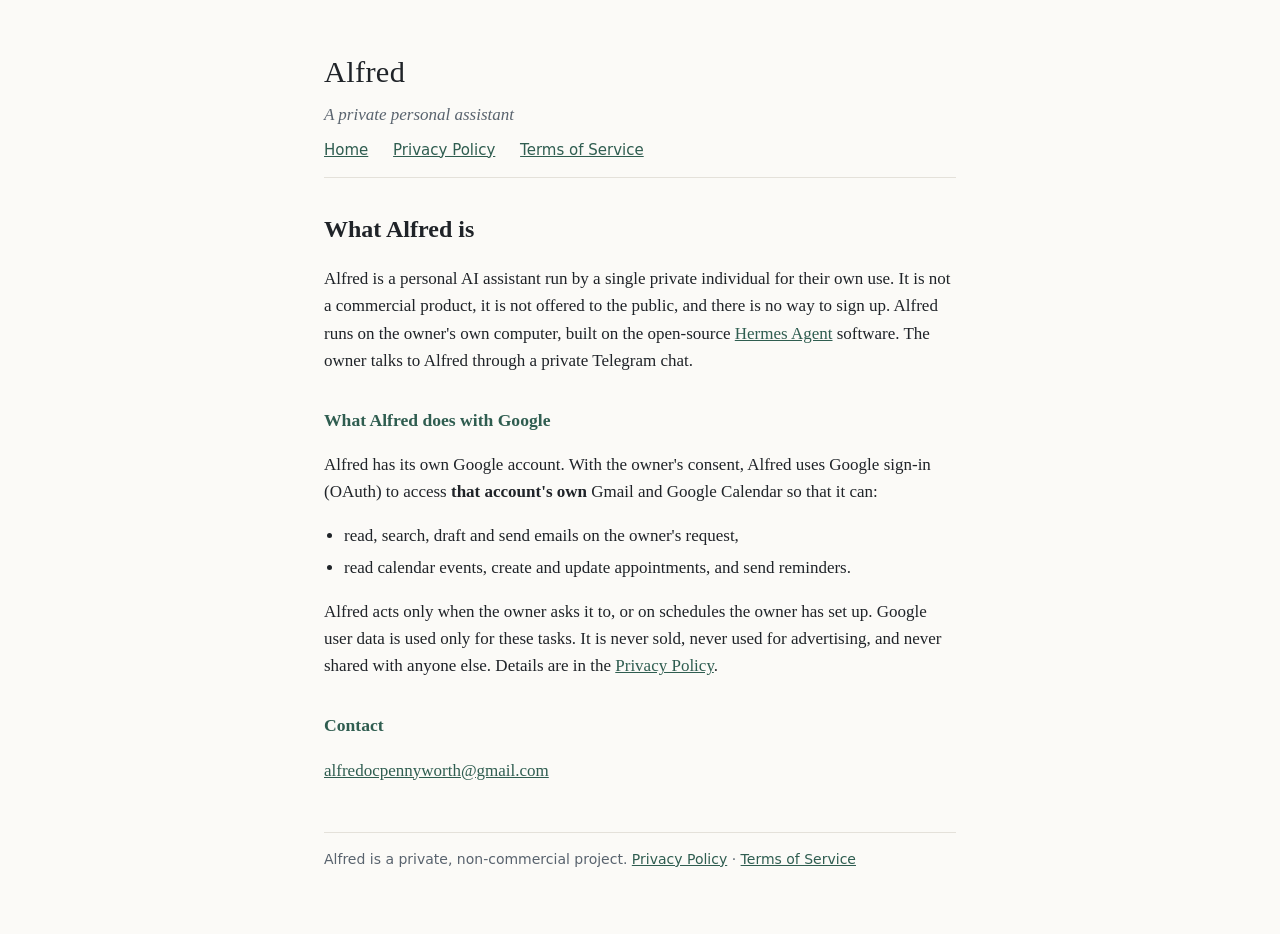
<file: index.html>
<!doctype html>
<html lang="en">
<head>
  <meta charset="utf-8">
  <meta name="viewport" content="width=device-width, initial-scale=1">
  <title>Alfred – a private personal assistant</title>
  <meta name="description" content="Alfred is a private, single-user AI assistant that helps its owner manage email and calendar.">
  <link rel="stylesheet" href="style.css">
</head>
<body>
<main>
  <header>
    <p class="name">Alfred</p>
    <p class="tagline">A private personal assistant</p>
    <nav>
      <a href="/">Home</a>
      <a href="/privacy.html">Privacy Policy</a>
      <a href="/terms.html">Terms of Service</a>
    </nav>
  </header>

  <h1>What Alfred is</h1>
  <p>
    Alfred is a personal AI assistant run by a single private individual for their own use.
    It is not a commercial product, it is not offered to the public, and there is no way to sign up.
    Alfred runs on the owner's own computer, built on the open-source
    <a href="https://github.com/NousResearch/hermes-agent">Hermes Agent</a> software.
    The owner talks to Alfred through a private Telegram chat.
  </p>

  <h2>What Alfred does with Google</h2>
  <p>
    Alfred has its own Google account. With the owner's consent, Alfred uses Google sign-in
    (OAuth) to access <strong>that account's own</strong> Gmail and Google Calendar so that it can:
  </p>
  <ul>
    <li>read, search, draft and send emails on the owner's request,</li>
    <li>read calendar events, create and update appointments, and send reminders.</li>
  </ul>
  <p>
    Alfred acts only when the owner asks it to, or on schedules the owner has set up.
    Google user data is used only for these tasks. It is never sold, never used for advertising,
    and never shared with anyone else. Details are in the <a href="/privacy.html">Privacy Policy</a>.
  </p>

  <h2>Contact</h2>
  <p><a href="mailto:alfredocpennyworth@gmail.com">alfredocpennyworth@gmail.com</a></p>

  <footer>
    Alfred is a private, non-commercial project.
    <a href="/privacy.html">Privacy Policy</a> · <a href="/terms.html">Terms of Service</a>
  </footer>
</main>
</body>
</html>
</file>
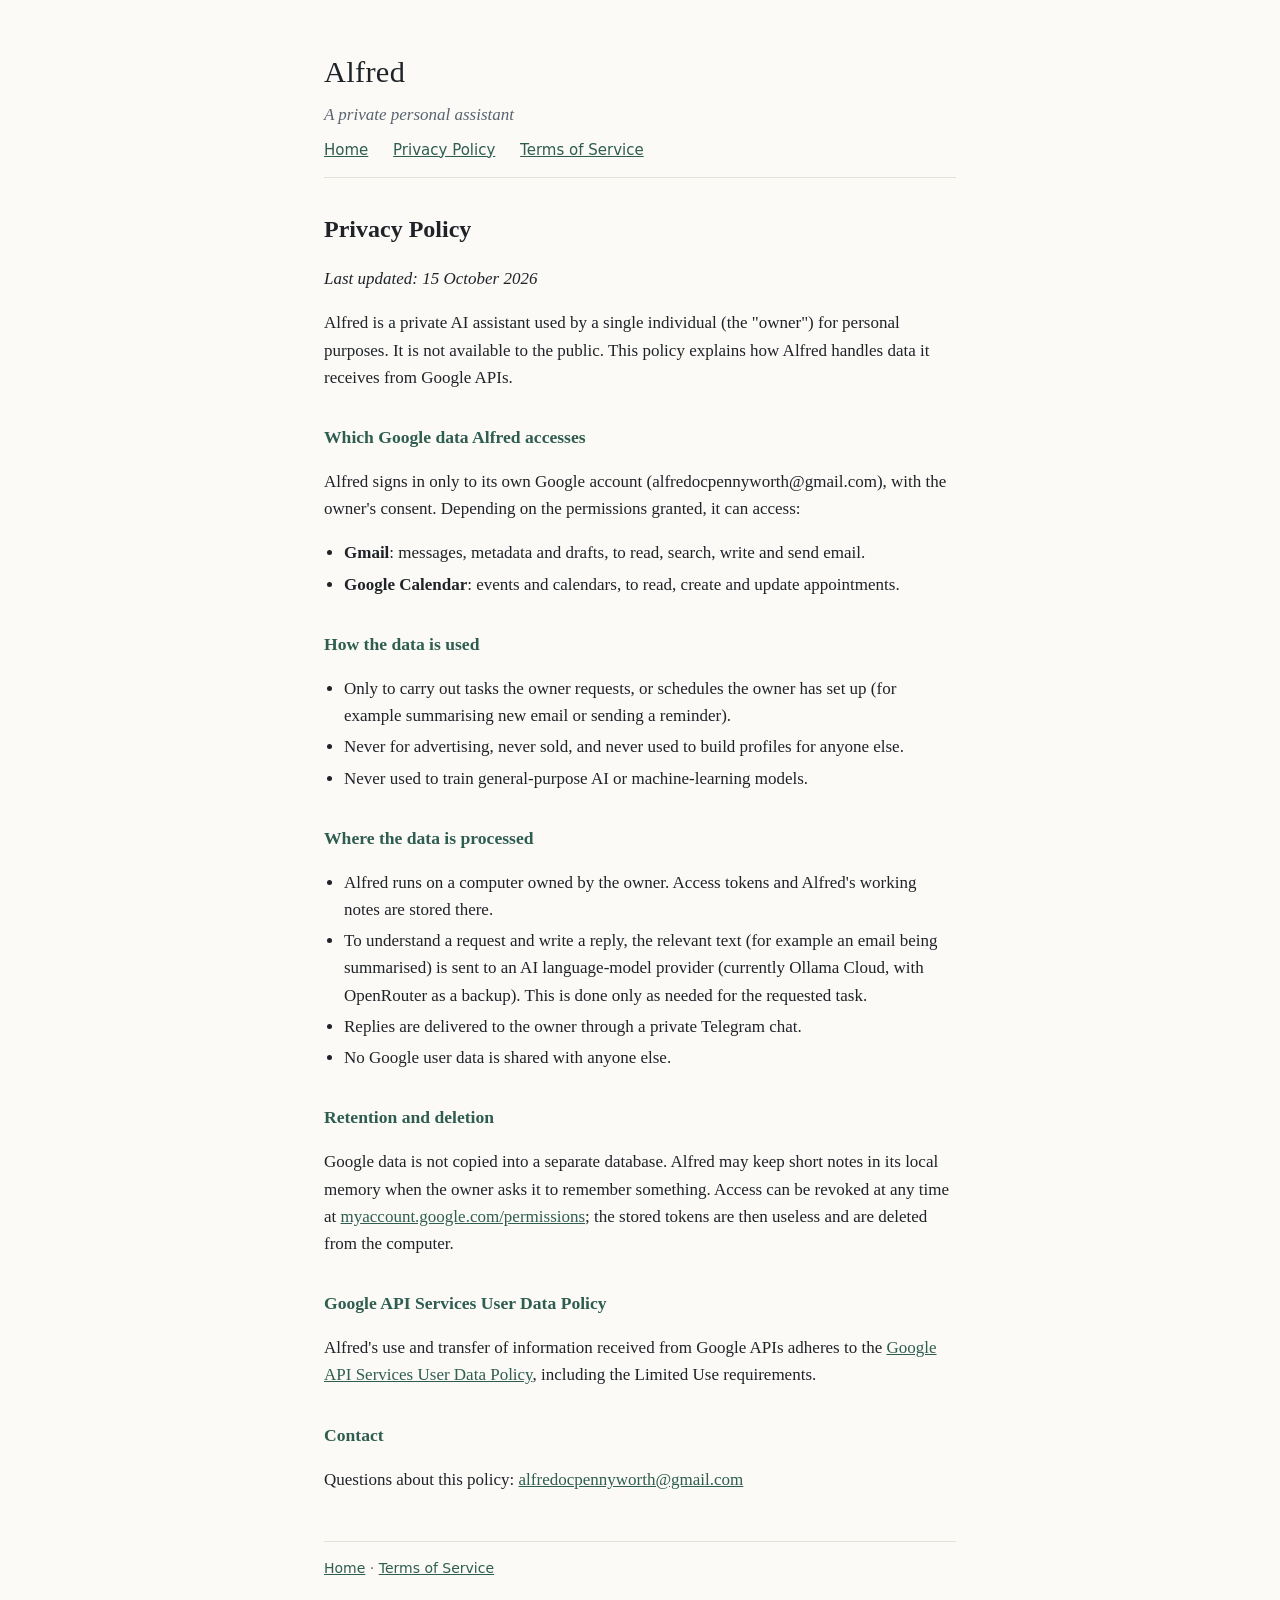
<file: privacy.html>
<!doctype html>
<html lang="en">
<head>
  <meta charset="utf-8">
  <meta name="viewport" content="width=device-width, initial-scale=1">
  <title>Privacy Policy – Alfred</title>
  <link rel="stylesheet" href="style.css">
</head>
<body>
<main>
  <header>
    <p class="name">Alfred</p>
    <p class="tagline">A private personal assistant</p>
    <nav>
      <a href="/">Home</a>
      <a href="/privacy.html">Privacy Policy</a>
      <a href="/terms.html">Terms of Service</a>
    </nav>
  </header>

  <h1>Privacy Policy</h1>
  <p><em>Last updated: 15 October 2026</em></p>

  <p>
    Alfred is a private AI assistant used by a single individual (the "owner") for personal purposes.
    It is not available to the public. This policy explains how Alfred handles data it receives from
    Google APIs.
  </p>

  <h2>Which Google data Alfred accesses</h2>
  <p>
    Alfred signs in only to its own Google account (alfredocpennyworth@gmail.com), with the owner's consent.
    Depending on the permissions granted, it can access:
  </p>
  <ul>
    <li><strong>Gmail</strong>: messages, metadata and drafts, to read, search, write and send email.</li>
    <li><strong>Google Calendar</strong>: events and calendars, to read, create and update appointments.</li>
  </ul>

  <h2>How the data is used</h2>
  <ul>
    <li>Only to carry out tasks the owner requests, or schedules the owner has set up
        (for example summarising new email or sending a reminder).</li>
    <li>Never for advertising, never sold, and never used to build profiles for anyone else.</li>
    <li>Never used to train general-purpose AI or machine-learning models.</li>
  </ul>

  <h2>Where the data is processed</h2>
  <ul>
    <li>Alfred runs on a computer owned by the owner. Access tokens and Alfred's working notes are stored there.</li>
    <li>To understand a request and write a reply, the relevant text (for example an email being summarised)
        is sent to an AI language-model provider (currently Ollama Cloud, with OpenRouter as a backup).
        This is done only as needed for the requested task.</li>
    <li>Replies are delivered to the owner through a private Telegram chat.</li>
    <li>No Google user data is shared with anyone else.</li>
  </ul>

  <h2>Retention and deletion</h2>
  <p>
    Google data is not copied into a separate database. Alfred may keep short notes in its local memory
    when the owner asks it to remember something. Access can be revoked at any time at
    <a href="https://myaccount.google.com/permissions">myaccount.google.com/permissions</a>;
    the stored tokens are then useless and are deleted from the computer.
  </p>

  <h2>Google API Services User Data Policy</h2>
  <p>
    Alfred's use and transfer of information received from Google APIs adheres to the
    <a href="https://developers.google.com/terms/api-services-user-data-policy">Google API Services User Data Policy</a>,
    including the Limited Use requirements.
  </p>

  <h2>Contact</h2>
  <p>Questions about this policy: <a href="mailto:alfredocpennyworth@gmail.com">alfredocpennyworth@gmail.com</a></p>

  <footer>
    <a href="/">Home</a> · <a href="/terms.html">Terms of Service</a>
  </footer>
</main>
</body>
</html>
</file>
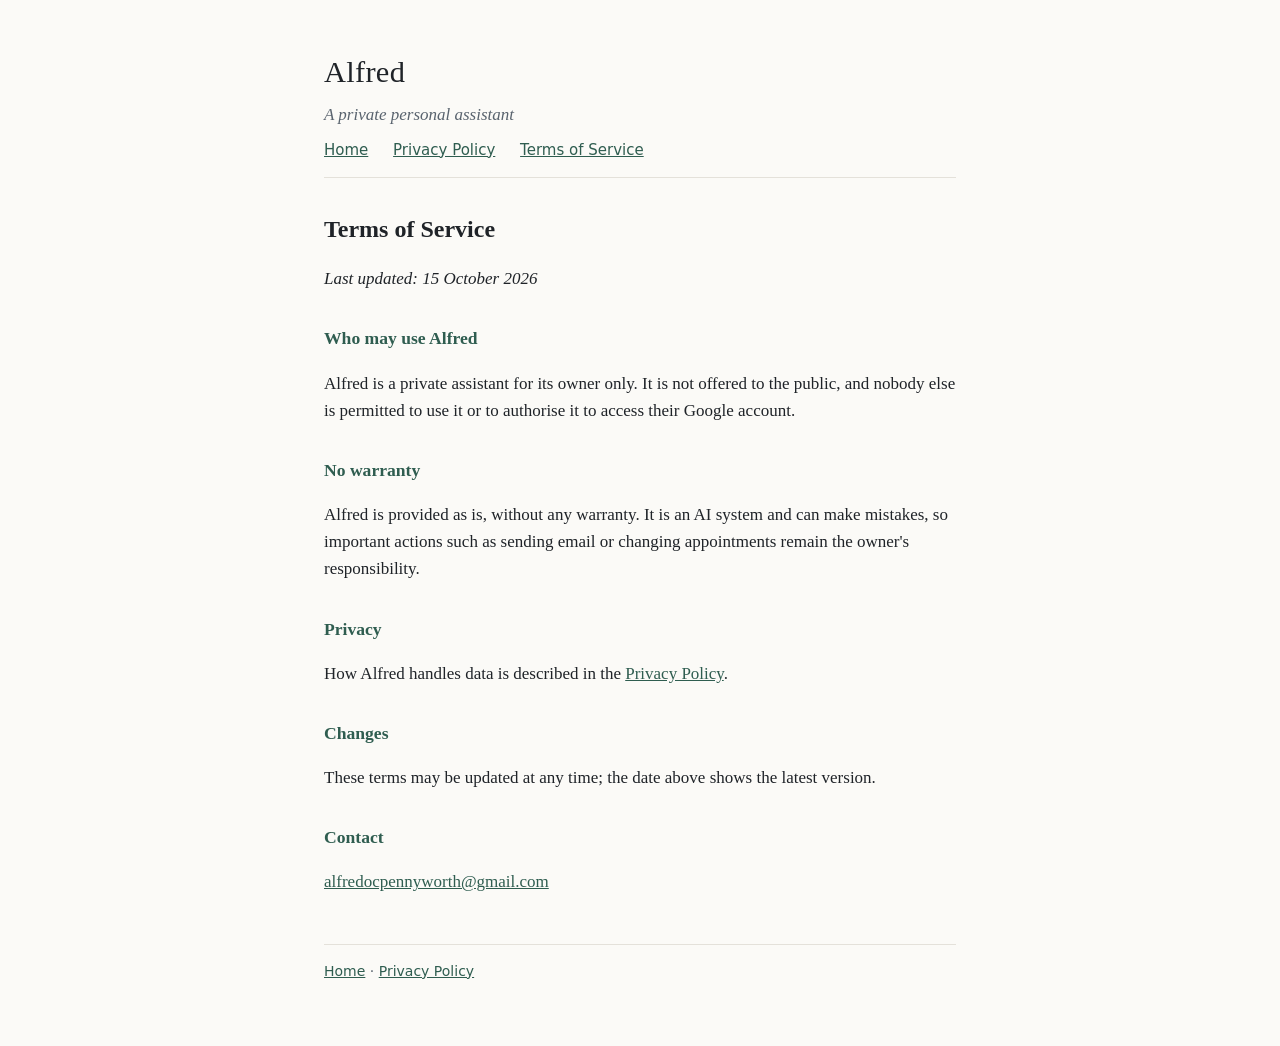
<file: terms.html>
<!doctype html>
<html lang="en">
<head>
  <meta charset="utf-8">
  <meta name="viewport" content="width=device-width, initial-scale=1">
  <title>Terms of Service – Alfred</title>
  <link rel="stylesheet" href="style.css">
</head>
<body>
<main>
  <header>
    <p class="name">Alfred</p>
    <p class="tagline">A private personal assistant</p>
    <nav>
      <a href="/">Home</a>
      <a href="/privacy.html">Privacy Policy</a>
      <a href="/terms.html">Terms of Service</a>
    </nav>
  </header>

  <h1>Terms of Service</h1>
  <p><em>Last updated: 15 October 2026</em></p>

  <h2>Who may use Alfred</h2>
  <p>
    Alfred is a private assistant for its owner only. It is not offered to the public,
    and nobody else is permitted to use it or to authorise it to access their Google account.
  </p>

  <h2>No warranty</h2>
  <p>
    Alfred is provided as is, without any warranty. It is an AI system and can make mistakes,
    so important actions such as sending email or changing appointments remain the owner's responsibility.
  </p>

  <h2>Privacy</h2>
  <p>How Alfred handles data is described in the <a href="/privacy.html">Privacy Policy</a>.</p>

  <h2>Changes</h2>
  <p>These terms may be updated at any time; the date above shows the latest version.</p>

  <h2>Contact</h2>
  <p><a href="mailto:alfredocpennyworth@gmail.com">alfredocpennyworth@gmail.com</a></p>

  <footer>
    <a href="/">Home</a> · <a href="/privacy.html">Privacy Policy</a>
  </footer>
</main>
</body>
</html>
</file>
<file: style.css>
:root {
  --text: #1f2328;
  --muted: #59636e;
  --accent: #2f5d50;
  --bg: #fbfaf7;
  --rule: #e4e1da;
}

* { box-sizing: border-box; }

body {
  margin: 0;
  background: var(--bg);
  color: var(--text);
  font: 17px/1.6 Georgia, "Times New Roman", serif;
}

main {
  max-width: 42rem;
  margin: 0 auto;
  padding: 3rem 1.25rem 4rem;
}

header { border-bottom: 1px solid var(--rule); margin-bottom: 2rem; padding-bottom: 1rem; }
header .name { font-size: 1.9rem; margin: 0; letter-spacing: .01em; }
header .tagline { color: var(--muted); margin: .25rem 0 0; font-style: italic; }

h1 { font-size: 1.5rem; margin: 0 0 1rem; }
h2 { font-size: 1.1rem; margin: 2rem 0 .5rem; color: var(--accent); }

a { color: var(--accent); }
a:hover { text-decoration: none; }

nav { font: 15px/1.4 system-ui, sans-serif; margin-top: .75rem; }
nav a { margin-right: 1.25rem; }

ul { padding-left: 1.25rem; }
li { margin: .25rem 0; }

footer {
  border-top: 1px solid var(--rule);
  margin-top: 3rem;
  padding-top: 1rem;
  color: var(--muted);
  font: 14px/1.5 system-ui, sans-serif;
}
</file>
